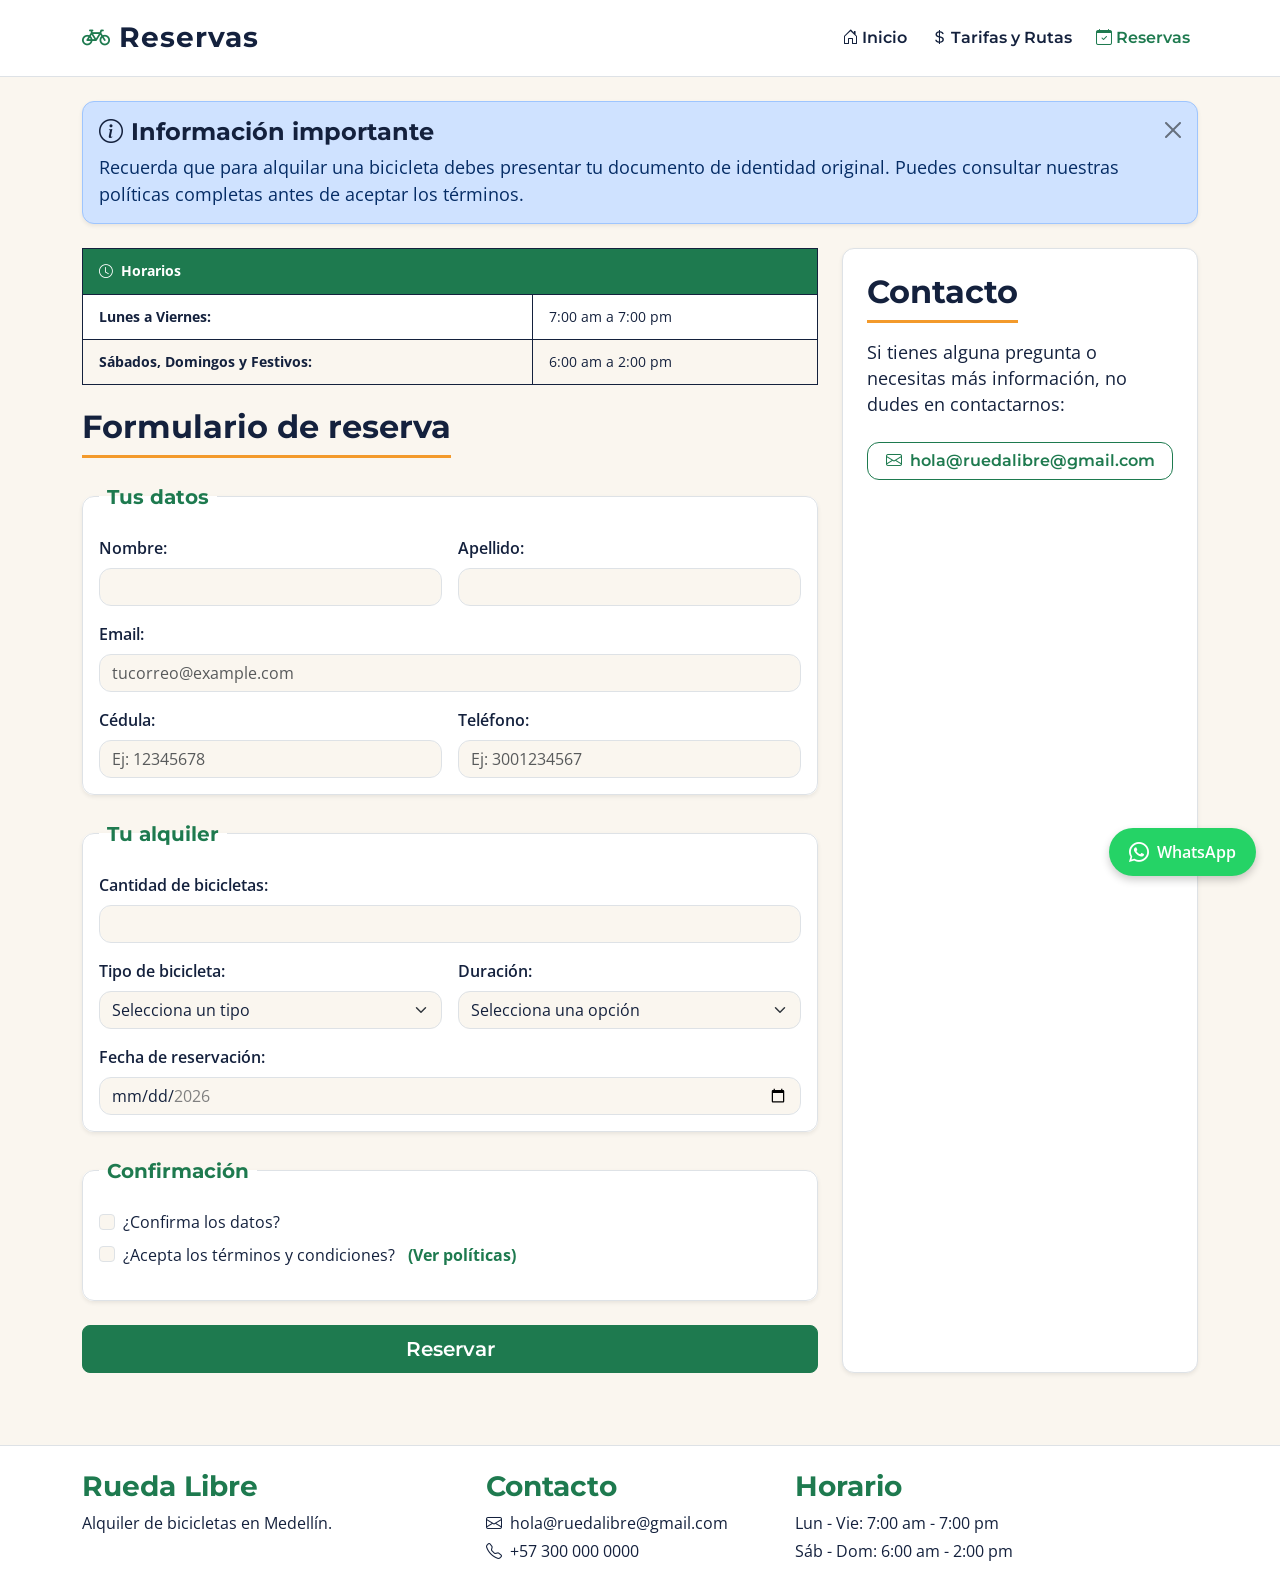
<file: paginas/reservas.html>
<!DOCTYPE html>
<html lang="es">
<head>
  <meta charset="UTF-8">
  <meta name="viewport" content="width=device-width, initial-scale=1.0">
  <meta name="description" content="Reserva tu bicicleta en Rueda Libre.">
  <link rel="preconnect" href="https://fonts.googleapis.com">
  <link rel="preconnect" href="https://fonts.gstatic.com" crossorigin>
  <link href="https://fonts.googleapis.com/css2?family=Montserrat:wght@400;600;700&family=Open+Sans:wght@300;400;600&display=swap" rel="stylesheet">
  <link href="https://cdn.jsdelivr.net/npm/bootstrap@5.3.3/dist/css/bootstrap.min.css" rel="stylesheet">
  <link rel="stylesheet" href="https://cdn.jsdelivr.net/npm/bootstrap-icons@1.11.3/font/bootstrap-icons.min.css">
  <link rel="stylesheet" href="../css/style.css">
  <title>Reservas | Rueda Libre</title>
</head>
<body>

  <header>
    <nav class="navbar navbar-expand-lg bg-white border-bottom py-3" aria-label="Navegación principal">
      <div class="container">
        <h1 class="navbar-brand fs-3 mb-0">
          <i class="bi bi-bicycle me-2 text-primary" aria-hidden="true"></i>Reservas
        </h1>
        <button class="navbar-toggler" type="button" data-bs-toggle="collapse" data-bs-target="#menuPrincipal" aria-controls="menuPrincipal" aria-expanded="false" aria-label="Alternar navegación">
          <div class="navbar-toggler-icon"></div>
        </button>
        <div class="collapse navbar-collapse" id="menuPrincipal">
          <ul class="navbar-nav ms-auto mb-2 mb-lg-0 gap-2">
            <li class="nav-item">
              <a class="nav-link" href="../index.html">
                <i class="bi bi-house-door me-1" aria-hidden="true"></i>Inicio
              </a>
            </li>
            <li class="nav-item">
              <a class="nav-link" href="tarifas.html">
                <i class="bi bi-currency-dollar me-1" aria-hidden="true"></i>Tarifas y Rutas
              </a>
            </li>
            <li class="nav-item">
              <a class="nav-link active" aria-current="page" href="reservas.html">
                <i class="bi bi-calendar-check me-1" aria-hidden="true"></i>Reservas
              </a>
            </li>
          </ul>
        </div>
      </div>
    </nav>
  </header>

  <main class="container pb-4 mt-4">
    <div class="alert alert-primary alert-dismissible fade show mb-4 shadow-sm" role="alert">
      <h2 class="alert-heading h4 fw-bold">
        <i class="bi bi-info-circle me-2" aria-hidden="true"></i>Información importante
      </h2>
      <p class="mb-0">Recuerda que para alquilar una bicicleta debes presentar tu documento de identidad original. Puedes consultar nuestras políticas completas antes de aceptar los términos.</p>
      <button type="button" class="btn-close" data-bs-dismiss="alert" aria-label="Cerrar"></button>
    </div>

    <div class="row g-4">
      <div class="col-12 col-md-8">
        <section class="mb-4">
          <div>
            <table class="tabla-horarios w-100">
              <caption class="visually-hidden">Horarios de atención</caption>
              <thead>
                <tr>
                  <th colspan="2" scope="colgroup">
                    <i class="bi bi-clock me-2" aria-hidden="true"></i>Horarios
                  </th>
                </tr>
              </thead>
              <tbody>
                <tr>
                  <td><strong>Lunes a Viernes:</strong></td>
                  <td>7:00 am a 7:00 pm</td>
                </tr>
                <tr>
                  <td><strong>Sábados, Domingos y Festivos:</strong></td>
                  <td>6:00 am a 2:00 pm</td>
                </tr>
              </tbody>
            </table>
          </div>
        </section>

        <section id="formulario-reserva">
          <h2 class="mb-4 titulo-seccion">Formulario de reserva</h2>
          
          <form action="#" method="post" class="needs-validation" novalidate>
            <fieldset class="border p-3 rounded mb-4 bg-white shadow-sm">
              <legend class="float-none w-auto px-2 fs-5 fw-bold text-primary">Tus datos</legend>
              <div class="row g-3">
                <div class="col-12 col-md-6">
                  <label for="nombre" class="form-label">Nombre:</label>
                  <input type="text" id="nombre" name="nombre" class="form-control" required minlength="3" pattern="[A-Za-záéíóúÁÉÍÓÚñÑ\s]+">
                  <div class="invalid-feedback">Por favor, ingresa tu nombre (mínimo 3 letras).</div>
                </div>
                <div class="col-12 col-md-6">
                  <label for="apellido" class="form-label">Apellido:</label>
                  <input type="text" id="apellido" name="apellido" class="form-control" required minlength="3" pattern="[A-Za-záéíóúÁÉÍÓÚñÑ\s]+">
                  <div class="invalid-feedback">Por favor, ingresa tu apellido (mínimo 3 letras).</div>
                </div>
                <div class="col-12">
                  <label for="email" class="form-label">Email:</label>
                  <input type="email" id="email" name="email" class="form-control" required placeholder="tucorreo@example.com">
                  <div class="invalid-feedback">Ingresa un correo electrónico válido.</div>
                </div>
                <div class="col-12 col-md-6">
                  <label for="cedula" class="form-label">Cédula:</label>
                  <input type="text" id="cedula" name="cedula" class="form-control" required minlength="7" maxlength="10" pattern="[0-9]{7,10}" placeholder="Ej: 12345678">
                  <div class="invalid-feedback">La cédula debe tener entre 7 y 10 números.</div>
                </div>
                <div class="col-12 col-md-6">
                  <label for="telefono" class="form-label">Teléfono:</label>
                  <input type="tel" id="telefono" name="telefono" class="form-control" required pattern="[0-9]{10}" placeholder="Ej: 3001234567">
                  <div class="invalid-feedback">El teléfono debe tener exactamente 10 números.</div>
                </div>
              </div>
            </fieldset>

            <fieldset class="border p-3 rounded mb-4 bg-white shadow-sm">
              <legend class="float-none w-auto px-2 fs-5 fw-bold text-primary">Tu alquiler</legend>
              <div class="row g-3">
                <div class="col-12">
                  <label for="cantidad-bicicletas" class="form-label">Cantidad de bicicletas:</label>
                  <input type="number" id="cantidad-bicicletas" name="cantidad-bicicletas" class="form-control" required min="1" max="6">
                  <div class="invalid-feedback">La cantidad debe ser entre 1 y 6.</div>
                </div>
                <div class="col-12 col-md-6">
                  <label for="bicicleta" class="form-label">Tipo de bicicleta:</label>
                  <select id="bicicleta" name="bicicleta" class="form-select" required>
                    <option value="">Selecciona un tipo</option>
                    <option value="urbana">Urbana</option>
                    <option value="montaña">Montaña</option>
                    <option value="eléctrica">Eléctrica</option>
                  </select>
                  <div class="invalid-feedback">Selecciona un tipo de bicicleta.</div>
                </div>
                <div class="col-12 col-md-6">
                  <label for="duracion" class="form-label">Duración:</label>
                  <select id="duracion" name="duracion" class="form-select" required>
                    <option value="">Selecciona una opción</option>
                    <option value="1hora">1 hora</option>
                    <option value="4horas">Media día (4h)</option>
                    <option value="1dia">Día completo</option>
                  </select>
                  <div class="invalid-feedback">Selecciona la duración.</div>
                </div>
                <div class="col-12">
                  <label for="fechareserva" class="form-label">Fecha de reservación:</label>
                  <input type="date" id="fechareserva" name="fecha-reserva" class="form-control" required min="2026-11-01" max="2026-12-31">
                  <div class="invalid-feedback">Selecciona una fecha válida.</div>
                </div>
              </div>
            </fieldset>

            <fieldset class="border p-3 rounded mb-4 bg-white shadow-sm">
              <legend class="float-none w-auto px-2 fs-5 fw-bold text-primary">Confirmación</legend>
              <div class="form-check mb-2">
                <input type="checkbox" id="confirmacion-datos" name="confirmacion-datos" class="form-check-input" required>
                <label for="confirmacion-datos" class="form-check-label">¿Confirma los datos?</label>
                <div class="invalid-feedback">Debes confirmar los datos.</div>
              </div>
              <div class="form-check mb-3">
                <input type="checkbox" id="confirmacion-terminos" name="confirmacion-terminos" class="form-check-input" required>
                <label for="confirmacion-terminos" class="form-check-label">¿Acepta los términos y condiciones?</label>
                <button type="button" class="btn btn-link text-decoration-none p-0 ms-2 align-baseline fw-bold" data-bs-toggle="modal" data-bs-target="#politicasModal">
                  (Ver políticas)
                </button>
                <div class="invalid-feedback">Debes aceptar los términos.</div>
              </div>
            </fieldset>

            <button type="submit" class="btn btn-primary btn-lg w-100">Reservar</button>
          </form>
        </section>
      </div>

      <aside class="col-12 col-md-4">
        <div class="bg-white border rounded p-4 h-100 shadow-sm">
          <h2 class="mb-3 titulo-seccion">Contacto</h2>
          <p>Si tienes alguna pregunta o necesitas más información, no dudes en contactarnos:</p>
          <div class="d-grid mt-4">
            <a href="mailto:hola@ruedalibre@gmail.com" class="btn btn-outline-primary">
              <i class="bi bi-envelope me-2" aria-hidden="true"></i>hola@ruedalibre@gmail.com
            </a>
          </div>
        </div>
      </aside>
    </div>
  </main>

  <div class="modal fade" id="politicasModal" tabindex="-1" aria-labelledby="politicasModalLabel" aria-hidden="true">
    <div class="modal-dialog modal-dialog-centered">
      <div class="modal-content">
        <div class="modal-header">
          <h2 class="modal-title h4 fw-bold" id="politicasModalLabel">Políticas de alquiler</h2>
          <button type="button" class="btn-close" data-bs-dismiss="modal" aria-label="Cerrar"></button>
        </div>
        <div class="modal-body">
          <ol class="mb-0">
            <li>Presenta tu documento de identidad original al recoger la bicicleta.</li>
            <li>Revisa la bicicleta con el asesor antes de salir.</li>
            <li>Cada 15 minutos de retraso en la devolución tiene un recargo de $5.000.</li>
            <li>Los daños por mal uso se cobran según el costo de la reparación.</li>
            <li>Los menores de edad deben estar acompañados por un adulto responsable.</li>
          </ol>
        </div>
        <div class="modal-footer">
          <button type="button" class="btn btn-secondary fw-bold" data-bs-dismiss="modal">Cerrar</button>
        </div>
      </div>
    </div>
  </div>

  <footer class="container-fluid bg-white border-top py-4 mt-5">
    <div class="container">
      <div class="row text-center text-md-start gap-4">
        <div class="col-12 col-md-4 footer-bloque">
          <h3>Rueda Libre</h3>
          <p>Alquiler de bicicletas en Medellín.</p>
        </div>
        <div class="col-12 col-md-3 footer-bloque">
          <h3>Contacto</h3>
          <p><i class="bi bi-envelope me-2" aria-hidden="true"></i>hola@ruedalibre@gmail.com</p>
          <p><i class="bi bi-telephone me-2" aria-hidden="true"></i>+57 300 000 0000</p>
        </div>
        <div class="col-12 col-md-3 footer-bloque">
          <h3>Horario</h3>
          <p>Lun - Vie: 7:00 am - 7:00 pm</p>
          <p>Sáb - Dom: 6:00 am - 2:00 pm</p>
        </div>
      </div>
    </div>
    <a href="https://wa.me/573000000000" target="_blank" rel="noopener noreferrer" class="boton-whatsapp" aria-label="Chatear por WhatsApp">
      <i class="bi bi-whatsapp fs-5" aria-hidden="true"></i> WhatsApp
    </a>
  </footer>

  <script src="https://cdn.jsdelivr.net/npm/bootstrap@5.3.3/dist/js/bootstrap.bundle.min.js"></script>
  <script>
    (() => {
      'use strict'
      const forms = document.querySelectorAll('.needs-validation')
      Array.from(forms).forEach(form => {
        form.addEventListener('submit', event => {
          if (!form.checkValidity()) {
            event.preventDefault()
            event.stopPropagation()
          }
          form.classList.add('was-validated')
        }, false)
      })
    })()
  </script>
</body>
</html>
</file>
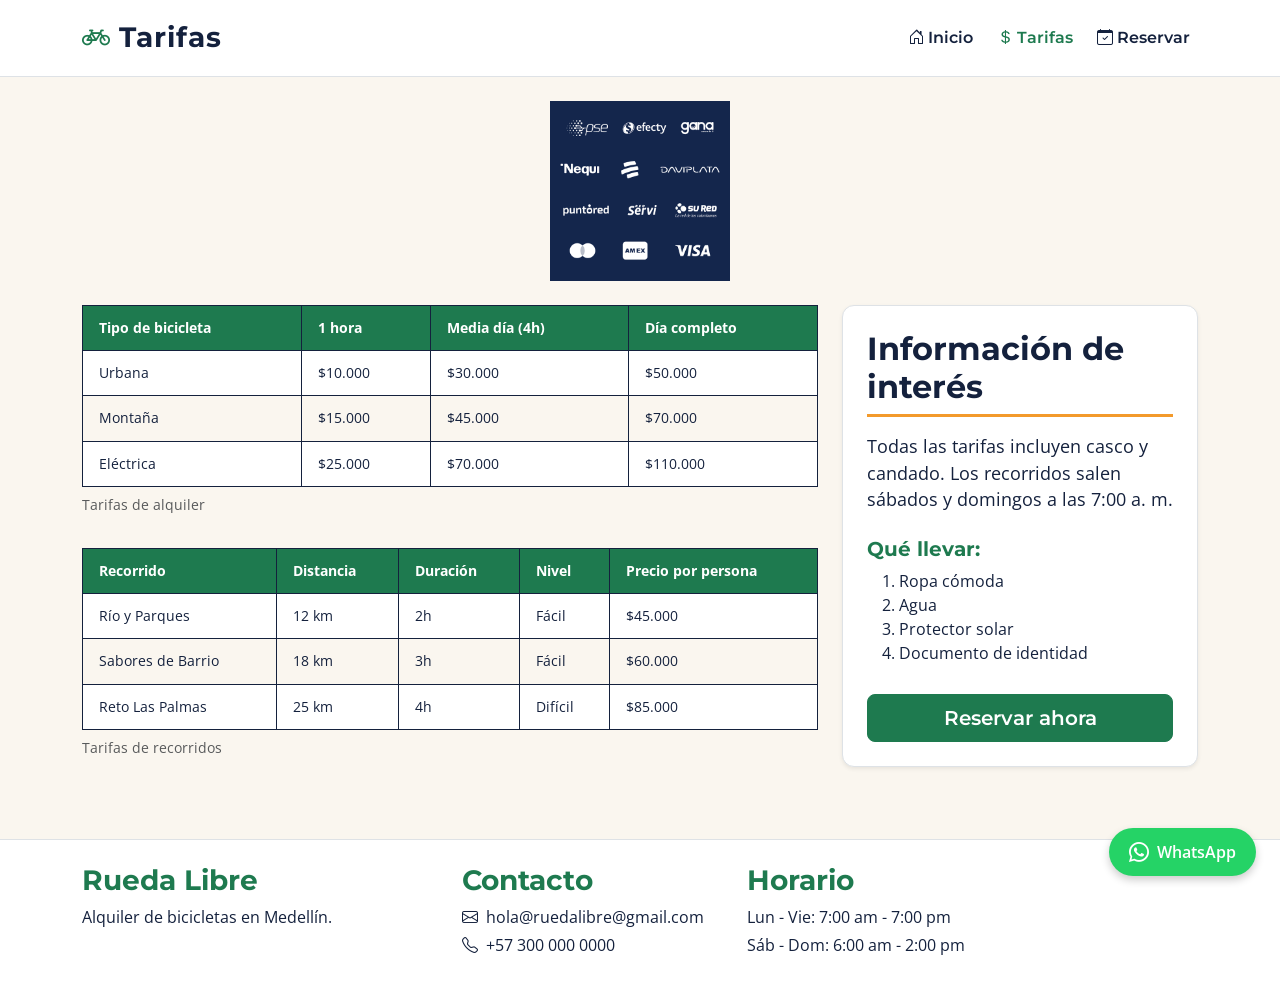
<file: paginas/tarifas.html>
<!DOCTYPE html>
<html lang="es">
<head>
    <meta charset="UTF-8">
    <meta name="viewport" content="width=device-width, initial-scale=1.0">
    <meta name="description" content="Tarifas de alquiler de bicicletas en Rueda Libre.">
    <link rel="preconnect" href="https://fonts.googleapis.com">
    <link rel="preconnect" href="https://fonts.gstatic.com" crossorigin>
    <link href="https://fonts.googleapis.com/css2?family=Montserrat:wght@400;600;700&family=Open+Sans:wght@300;400;600&display=swap" rel="stylesheet">
    <link href="https://cdn.jsdelivr.net/npm/bootstrap@5.3.3/dist/css/bootstrap.min.css" rel="stylesheet">
    <link rel="stylesheet" href="https://cdn.jsdelivr.net/npm/bootstrap-icons@1.11.3/font/bootstrap-icons.min.css">
    <link rel="stylesheet" href="../css/style.css">
    <title>Tarifas | Rueda Libre</title>
</head>
<body>

    <header>
        <nav class="navbar navbar-expand-lg bg-white border-bottom py-3" aria-label="Navegación principal">
            <div class="container">
                <h1 class="navbar-brand fs-3 mb-0">
                    <i class="bi bi-bicycle me-2 text-primary" aria-hidden="true"></i>Tarifas
                </h1>
                <button class="navbar-toggler" type="button" data-bs-toggle="collapse" data-bs-target="#menuPrincipal" aria-controls="menuPrincipal" aria-expanded="false" aria-label="Alternar navegación">
                    <div class="navbar-toggler-icon"></div>
                </button>
                <div class="collapse navbar-collapse" id="menuPrincipal">
                    <ul class="navbar-nav ms-auto mb-2 mb-lg-0 gap-2">
                        <li class="nav-item">
                            <a class="nav-link" href="../index.html">
                                <i class="bi bi-house-door me-1" aria-hidden="true"></i>Inicio
                            </a>
                        </li>
                        <li class="nav-item">
                            <a class="nav-link active" aria-current="page" href="tarifas.html">
                                <i class="bi bi-currency-dollar me-1" aria-hidden="true"></i>Tarifas
                            </a>
                        </li>
                        <li class="nav-item">
                            <a class="nav-link" href="reservas.html">
                                <i class="bi bi-calendar-check me-1" aria-hidden="true"></i>Reservar
                            </a>
                        </li>
                    </ul>
                </div>
            </div>
        </nav>
    </header>

    <div class="container text-center py-4">
        <img src="../img/metodosdepago.png" alt="Métodos de pago" class="img-fluid imagen-banner mx-auto d-block">
    </div>

    <main class="container pb-4">
        <div class="row g-4">
            <div class="col-12 col-lg-8">
                <section class="mb-4">
                    <div class="table-responsive">
                        <table id="tabla-bicis" class="w-100">
                            <caption>Tarifas de alquiler</caption>
                            <thead>
                                <tr>
                                    <th scope="col">Tipo de bicicleta</th>
                                    <th scope="col">1 hora</th>
                                    <th scope="col">Media día (4h)</th>
                                    <th scope="col">Día completo</th>
                                </tr>
                            </thead>
                            <tbody>
                                <tr>
                                    <td>Urbana</td>
                                    <td>$10.000</td>
                                    <td>$30.000</td>
                                    <td>$50.000</td>
                                </tr>
                                <tr>
                                    <td>Montaña</td>
                                    <td>$15.000</td>
                                    <td>$45.000</td>
                                    <td>$70.000</td>
                                </tr>
                                <tr>
                                    <td>Eléctrica</td>
                                    <td>$25.000</td>
                                    <td>$70.000</td>
                                    <td>$110.000</td>
                                </tr>
                            </tbody>
                        </table>
                    </div>
                </section>

                <section>
                    <div class="table-responsive">
                        <table id="tabla-rutas" class="w-100">
                            <caption>Tarifas de recorridos</caption>
                            <thead>
                                <tr>
                                    <th scope="col">Recorrido</th>
                                    <th scope="col">Distancia</th>
                                    <th scope="col">Duración</th>
                                    <th scope="col">Nivel</th>
                                    <th scope="col">Precio por persona</th>
                                </tr>
                            </thead>
                            <tbody>
                                <tr>
                                    <td>Río y Parques</td>
                                    <td>12 km</td>
                                    <td>2h</td>
                                    <td>Fácil</td>
                                    <td>$45.000</td>
                                </tr>
                                <tr>
                                    <td>Sabores de Barrio</td>
                                    <td>18 km</td>
                                    <td>3h</td>
                                    <td>Fácil</td>
                                    <td>$60.000</td>
                                </tr>
                                <tr>
                                    <td>Reto Las Palmas</td>
                                    <td>25 km</td>
                                    <td>4h</td>
                                    <td>Difícil</td>
                                    <td>$85.000</td>
                                </tr>
                            </tbody>
                        </table>
                    </div>
                </section>
            </div>

            <aside class="col-12 col-lg-4">
                <div class="bg-white border rounded p-4 h-100 shadow-sm d-flex flex-column">
                    <h2 class="mb-3 titulo-seccion">Información de interés</h2>
                    <p>Todas las tarifas incluyen casco y candado. Los recorridos salen sábados y domingos a las 7:00 a. m.</p>
                    <h3 class="mt-2 mb-2 fs-5 text-primary">Qué llevar:</h3>
                    <ol class="mb-4">
                        <li>Ropa cómoda</li>
                        <li>Agua</li>
                        <li>Protector solar</li>
                        <li>Documento de identidad</li>
                    </ol>
                    <div class="d-grid mt-auto">
                        <a href="reservas.html" class="btn btn-primary btn-lg">Reservar ahora</a>
                    </div>
                </div>
            </aside>
        </div>
    </main>

    <footer class="container-fluid bg-white border-top py-4 mt-5">
        <div class="container">
            <div class="row text-center text-md-start g-4">
                <div class="col-12 col-md-4 footer-bloque">
                    <h3>Rueda Libre</h3>
                    <p>Alquiler de bicicletas en Medellín.</p>
                </div>
                <div class="col-12 col-md-3 footer-bloque">
                    <h3>Contacto</h3>
                    <p><i class="bi bi-envelope me-2" aria-hidden="true"></i>hola@ruedalibre@gmail.com</p>
                    <p><i class="bi bi-telephone me-2" aria-hidden="true"></i>+57 300 000 0000</p>
                </div>
                <div class="col-12 col-md-3 footer-bloque">
                    <h3>Horario</h3>
                    <p>Lun - Vie: 7:00 am - 7:00 pm</p>
                    <p>Sáb - Dom: 6:00 am - 2:00 pm</p>
                </div>
            </div>
        </div>
        <a href="https://wa.me/573000000000" target="_blank" rel="noopener noreferrer" class="boton-whatsapp" aria-label="Chatear por WhatsApp">
            <i class="bi bi-whatsapp fs-5" aria-hidden="true"></i> WhatsApp
        </a>
    </footer>

    <script src="https://cdn.jsdelivr.net/npm/bootstrap@5.3.3/dist/js/bootstrap.bundle.min.js"></script>
</body>
</html>
</file>
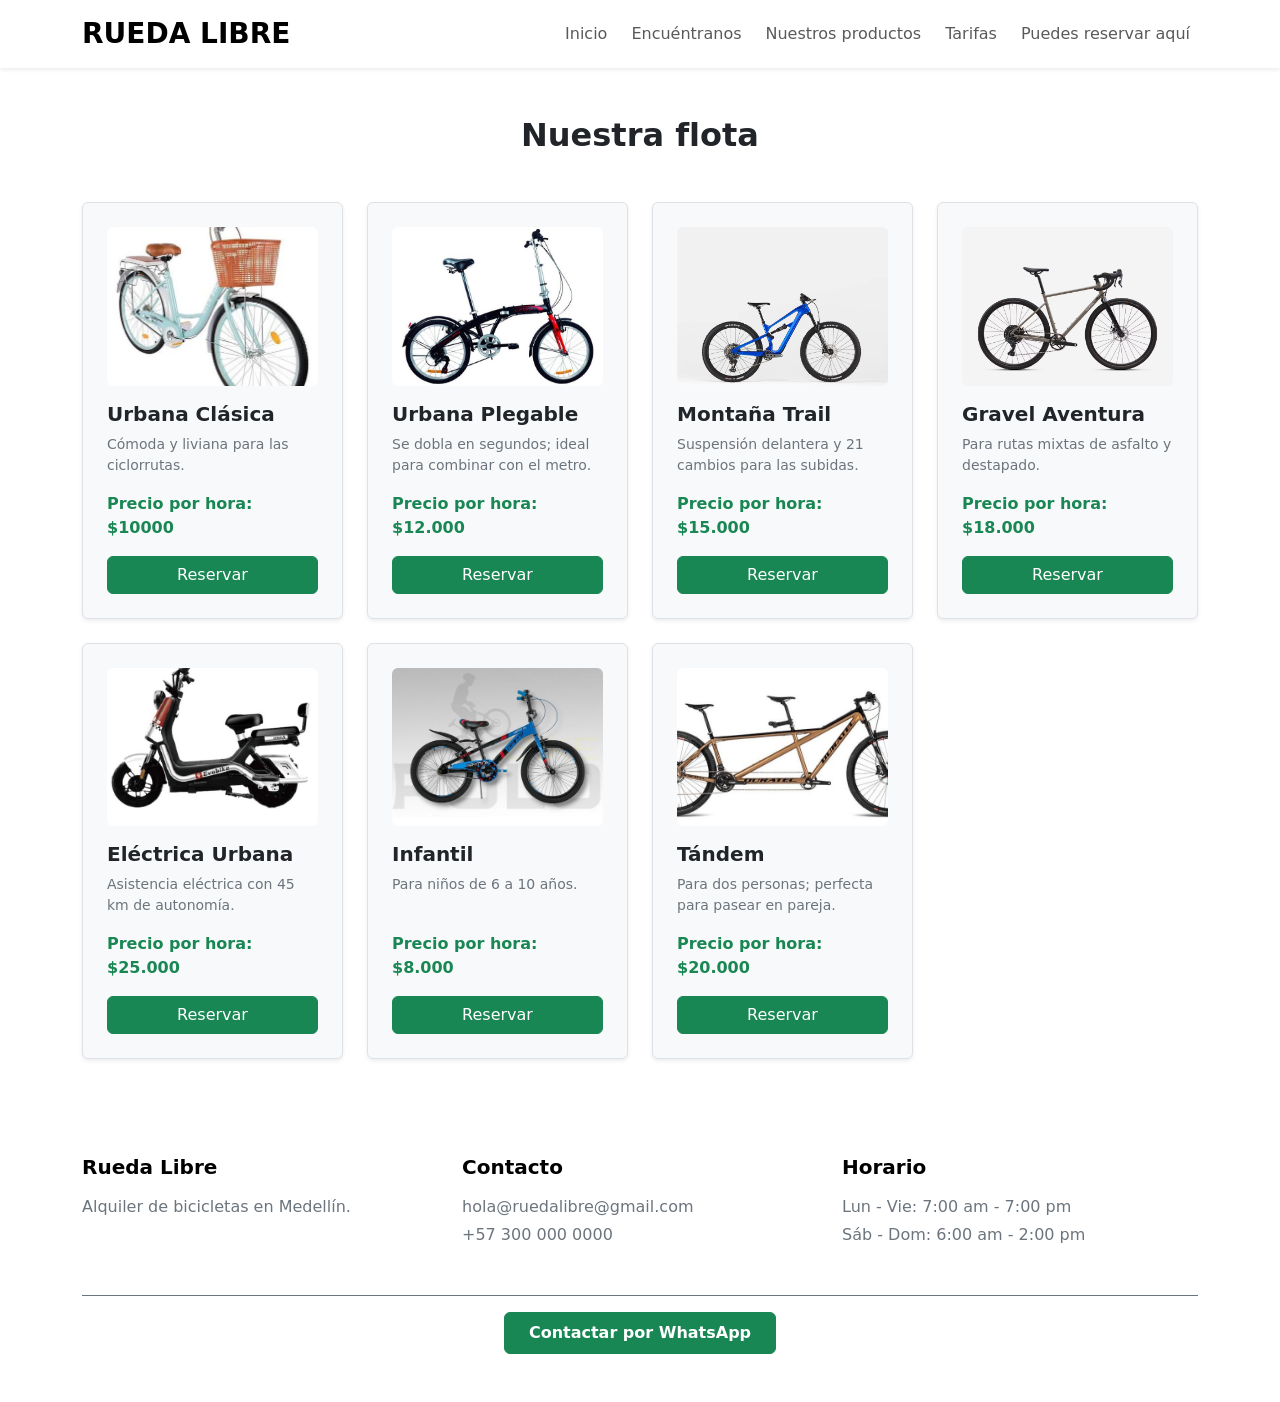
<file: pruebas/catalogo-boostrap.html>
<!doctype html>
<html lang="es">
<head>
    <meta charset="utf-8">
    <meta name="viewport" content="width=device-width, initial-scale=1">
    <title>Catálogo Bootstrap - Rueda Libre</title>
  
    <link href="https://cdn.jsdelivr.net/npm/bootstrap@5.3.8/dist/css/bootstrap.min.css" rel="stylesheet" integrity="sha384-sRIl4kxILFvY47J16cr9ZwB07vP4J8+LH7qKQnuqkuIAvNWLzeN8tE5YBujZqJLB" crossorigin="anonymous">
</head>
<body class="d-flex flex-column min-vh-100">

    <header class="navbar navbar-expand-lg navbar-white  shadow-sm">
        <div class="container">
            <a class="navbar-brand fs-3 fw-bold text-uppercase" href="../index.html">Rueda Libre</a>
          
            <button class="navbar-toggler" type="button" data-bs-toggle="collapse" data-bs-target="#menuPrincipal" aria-controls="menuPrincipal" aria-expanded="false" aria-label="Toggle navigation">
                <div class="navbar-toggler-icon"></div>
            </button>

           
            <div class="collapse navbar-collapse" id="menuPrincipal">
                <ul class="navbar-nav ms-auto mb-2 mb-lg-0 gap-2">
                    <li class="nav-item">
                        <a class="nav-link" href="../index.html">Inicio</a>
                    </li>
                    <li class="nav-item">
                        <a class="nav-link" href="../index.html#encuentranos">Encuéntranos</a>
                    </li>
                    <li class="nav-item">
                        <a class="nav-link" href="../index.html#productos">Nuestros productos</a>
                    </li>
                    <li class="nav-item">
                        <a class="nav-link" href="tarifas.html">Tarifas</a>
                    </li>
                    <li class="nav-item">
                        <a class="nav-link" href="reservas.html">Puedes reservar aquí</a>
                    </li>
                </ul>
            </div>
        </div>
    </header>

    
    <main class="flex-grow-1">
        <section class="container py-5">
            <h2 class="fw-semibold mb-5 text-center">Nuestra flota</h2>
            
  
            <div class="row g-4">
                
              
                <div class="col-12 col-sm-6 col-lg-4 col-xl-3">
                    <article class="card h-100 p-4 border rounded bg-light shadow-sm">
                        <div class="ratio ratio-4x3 mb-3">
                            <img class="d-block w-100 rounded-2 object-fit-cover" src="../img/bicicletaurbanaclasica.png" alt="diseño de bicicleta urbana clásica">
                        </div>
                        <h3 class="h5 fw-bold">Urbana Clásica</h3>
                        <p class="text-secondary small flex-grow-1">Cómoda y liviana para las ciclorrutas.</p>
                        <p class="fw-semibold text-success mb-3">Precio por hora: $10000</p>
                        <a class="btn btn-success w-100 mt-auto" href="reservas.html">Reservar</a>
                    </article>
                </div>

                
                <div class="col-12 col-sm-6 col-lg-4 col-xl-3">
                    <article class="card h-100 p-4 border rounded bg-light shadow-sm">
                        <div class="ratio ratio-4x3 mb-3">
                            <img class="d-block w-100 rounded-2 object-fit-cover" src="../img/urbanaplegable.png" alt="Diseño de bicicleta urbana plegable">
                        </div>
                        <h3 class="h5 fw-bold">Urbana Plegable</h3>
                        <p class="text-secondary small flex-grow-1">Se dobla en segundos; ideal para combinar con el metro.</p>
                        <p class="fw-semibold text-success mb-3">Precio por hora: $12.000</p>
                        <a class="btn btn-success w-100 mt-auto" href="reservas.html">Reservar</a>
                    </article>
                </div>

               
                <div class="col-12 col-sm-6 col-lg-4 col-xl-3">
                    <article class="card h-100 p-4 border rounded bg-light shadow-sm">
                        <div class="ratio ratio-4x3 mb-3">
                            <img class="d-block w-100 rounded-2 object-fit-cover" src="../img/bicitrail.png" alt="Diseño de bicicleta de montaña trail">
                        </div>
                        <h3 class="h5 fw-bold">Montaña Trail</h3>
                        <p class="text-secondary small flex-grow-1">Suspensión delantera y 21 cambios para las subidas.</p>
                        <p class="fw-semibold text-success mb-3">Precio por hora: $15.000</p>
                        <a class="btn btn-success w-100 mt-auto" href="reservas.html">Reservar</a>
                    </article>
                </div>

               
                <div class="col-12 col-sm-6 col-lg-4 col-xl-3">
                    <article class="card h-100 p-4 border rounded bg-light shadow-sm">
                        <div class="ratio ratio-4x3 mb-3">
                            <img class="d-block w-100 rounded-2 object-fit-cover" src="../img/gravil plantar.avif" alt="Diseño de bicicleta de gravel">
                        </div>
                        <h3 class="h5 fw-bold">Gravel Aventura</h3>
                        <p class="text-secondary small flex-grow-1">Para rutas mixtas de asfalto y destapado.</p>
                        <p class="fw-semibold text-success mb-3">Precio por hora: $18.000</p>
                        <a class="btn btn-success w-100 mt-auto" href="reservas.html">Reservar</a>
                    </article>
                </div>

                <div class="col-12 col-sm-6 col-lg-4 col-xl-3">
                    <article class="card h-100 p-4 border rounded bg-light shadow-sm">
                        <div class="ratio ratio-4x3 mb-3">
                            <img class="d-block w-100 rounded-2 object-fit-cover" src="../img/electricaurbana.png" alt="Diseño de bicicleta eléctrica urbana">
                        </div>
                        <h3 class="h5 fw-bold">Eléctrica Urbana</h3>
                        <p class="text-secondary small flex-grow-1">Asistencia eléctrica con 45 km de autonomía.</p>
                        <p class="fw-semibold text-success mb-3">Precio por hora: $25.000</p>
                        <a class="btn btn-success w-100 mt-auto" href="reservas.html">Reservar</a>
                    </article>
                </div>

               
                <div class="col-12 col-sm-6 col-lg-4 col-xl-3">
                    <article class="card h-100 p-4 border rounded bg-light shadow-sm">
                        <div class="ratio ratio-4x3 mb-3">
                            <img class="d-block w-100 rounded-2 object-fit-cover" src="../img/infatil.png" alt="Diseño de bicicleta infantil">
                        </div>
                        <h3 class="h5 fw-bold">Infantil</h3>
                        <p class="text-secondary small flex-grow-1">Para niños de 6 a 10 años.</p>
                        <p class="fw-semibold text-success mb-3">Precio por hora: $8.000</p>
                        <a class="btn btn-success w-100 mt-auto" href="reservas.html">Reservar</a>
                    </article>
                </div>

               
                <div class="col-12 col-sm-6 col-lg-4 col-xl-3">
                    <article class="card h-100 p-4 border rounded bg-light shadow-sm">
                        <div class="ratio ratio-4x3 mb-3">
                            <img class="d-block w-100 rounded-2 object-fit-cover" src="../img/tadem.png" alt="Diseño de bicicleta para dos personas tándem">
                        </div>
                        <h3 class="h5 fw-bold">Tándem</h3>
                        <p class="text-secondary small flex-grow-1">Para dos personas; perfecta para pasear en pareja.</p>
                        <p class="fw-semibold text-success mb-3">Precio por hora: $20.000</p>
                        <a class="btn btn-success w-100 mt-auto" href="reservas.html">Reservar</a>
                    </article>
                </div>

            </div>
        </section>
    </main>

    <footer class="bg-white text-black py-5 mt-auto">
        <div class="container">
            <div class="row g-4 text-center text-md-start">
                
               
                <div class="col-12 col-md-4">
                    <h3 class="h5 fw-bold mb-3">Rueda Libre</h3>
                    <p class="text-secondary mb-0">Alquiler de bicicletas en Medellín.</p>
                </div>

              
                <div class="col-12 col-md-4">
                    <h3 class="h5 fw-bold mb-3">Contacto</h3>
                    <p class="text-secondary mb-1">hola@ruedalibre@gmail.com</p>
                    <p class="text-secondary mb-0">+57 300 000 0000</p>
                </div>

                
                <div class="col-12 col-md-4">
                    <h3 class="h5 fw-bold mb-3">Horario</h3>
                    <p class="text-secondary mb-1">Lun - Vie: 7:00 am - 7:00 pm</p>
                    <p class="text-secondary mb-0">Sáb - Dom: 6:00 am - 2:00 pm</p>
                </div>
            </div>

            <div class="text-center mt-5 pt-3 border-top border-secondary">
                <a href="https://wa.me/573000000000" target="_blank" rel="noopener noreferrer" class="btn btn-success px-4 py-2 fw-bold" aria-label="Chatear por WhatsApp">Contactar por WhatsApp</a>
            </div>
        </div>
    </footer>

  
    <script src="https://cdn.jsdelivr.net/npm/bootstrap@5.3.8/dist/js/bootstrap.bundle.min.js" integrity="sha384-FKyoEForCGlyvwx9Hj09JcYn3nv7wiPVlz7YYwJrWVcXK/BmnVDxM+D2scQbITxI" crossorigin="anonymous"></script>
</body>
</html>
</file>
<file: css/style.css>
:root {
    /* Variables de marca */
    --color-verde-ruta: #1e7a4f;
    --color-verde-ruta-rgb: 30, 122, 79;
    --color-naranja-pedal: #F39A2B;
    --color-naranja-pedal-rgb: 243, 154, 43;
    --color-azul-noche: #14213D;
    --color-azul-noche-rgb: 20, 33, 61;
    --color-crema: #FAF6EF;
    --color-gris-asfalto: #5B6470;
    --color-rojo-dificil: #8A1C1C;

    --font-titulos: 'Montserrat', Arial, sans-serif;
    --font-textos: 'Open Sans', Arial, sans-serif;

    /* Sobreescritura de variables de Bootstrap */
    --bs-primary: var(--color-verde-ruta);
    --bs-primary-rgb: var(--color-verde-ruta-rgb);
    --bs-warning: var(--color-naranja-pedal);
    --bs-warning-rgb: var(--color-naranja-pedal-rgb);
    --bs-dark: var(--color-azul-noche);
    --bs-dark-rgb: var(--color-azul-noche-rgb);
    --bs-link-color: var(--color-verde-ruta);
    --bs-link-hover-color: var(--color-naranja-pedal);
    --bs-border-radius: 0.75rem;

    /* Variables tipográficas de Bootstrap */
    --bs-body-font-family: var(--font-textos);
    --bs-body-color: var(--color-azul-noche);
    --bs-body-bg: var(--color-crema);

    --bs-heading-font-weight: 700;
}

*,
*::before,
*::after {
    box-sizing: border-box;
    margin: 0;
    padding: 0;
}

body {
    font-family: var(--font-textos);
    color: var(--color-azul-noche);
    background-color: var(--color-crema);
    overflow-x: hidden;
}

p,
a,
li,
td,
label,
legend,
input,
select,
textarea,
button,
.nav-link,
.btn,
.card-text,
.footer-bloque p,
caption {
    font-family: var(--font-textos);
    font-style: normal;
}

/* Títulos y subtítulos h1 a h3 usando variables de Bootstrap y marca */
h1, .h1,
h2, .h2,
h3, .h3 {
    --bs-heading-color: var(--color-azul-noche);
    font-family: var(--font-titulos);
    font-weight: var(--bs-heading-font-weight);
    color: var(--bs-heading-color);
    line-height: 1.2;
}

h4, .h4,
h5, .h5,
h6, .h6 {
    font-family: var(--font-titulos);
    font-style: normal;
    color: var(--color-azul-noche);
}

i.bi {
    font-style: normal;
    line-height: 1;
}

body p {
    font-size: 1.1rem;
    margin-bottom: 1rem;
}

a:focus-visible,
button:focus-visible,
.form-control:focus-visible,
.form-select:focus-visible {
    outline: 3px solid var(--color-naranja-pedal);
    outline-offset: 2px;
}

/* Navbar */
.navbar {
    --bs-navbar-color: var(--color-azul-noche);
    --bs-navbar-hover-color: var(--color-verde-ruta);
    --bs-navbar-active-color: var(--color-verde-ruta);
    --bs-navbar-brand-color: var(--color-azul-noche);
    --bs-navbar-brand-hover-color: var(--color-verde-ruta);
    --bs-navbar-toggler-border-color: var(--color-gris-asfalto);
}

.navbar .nav-link {
    font-family: var(--font-titulos);
    font-weight: 600;
}

.navbar .nav-link:hover,
.navbar .nav-link:focus-visible,
.navbar .nav-link.active {
    color: var(--color-verde-ruta);
}

.navbar-brand {
    letter-spacing: 1px;
}

/* Botones */
.btn-primary {
    --bs-btn-color: #ffffff;
    --bs-btn-bg: var(--color-verde-ruta);
    --bs-btn-border-color: var(--color-verde-ruta);
    --bs-btn-hover-color: var(--color-azul-noche);
    --bs-btn-hover-bg: var(--color-naranja-pedal);
    --bs-btn-hover-border-color: var(--color-naranja-pedal);
    --bs-btn-active-color: var(--color-azul-noche);
    --bs-btn-active-bg: var(--color-naranja-pedal);
    --bs-btn-active-border-color: var(--color-naranja-pedal);
    font-family: var(--font-titulos);
    font-weight: 600;
}

.btn-naranja {
    --bs-btn-color: var(--color-azul-noche);
    --bs-btn-bg: var(--color-naranja-pedal);
    --bs-btn-border-color: var(--color-naranja-pedal);
    --bs-btn-hover-color: #ffffff;
    --bs-btn-hover-bg: var(--color-verde-ruta);
    --bs-btn-hover-border-color: var(--color-verde-ruta);
    --bs-btn-active-color: #ffffff;
    --bs-btn-active-bg: var(--color-verde-ruta);
    --bs-btn-active-border-color: var(--color-verde-ruta);
    font-family: var(--font-titulos);
    font-weight: 600;
}

.btn-outline-primary {
    --bs-btn-color: var(--color-verde-ruta);
    --bs-btn-border-color: var(--color-verde-ruta);
    --bs-btn-hover-color: var(--color-azul-noche);
    --bs-btn-hover-bg: var(--color-naranja-pedal);
    --bs-btn-hover-border-color: var(--color-naranja-pedal);
    --bs-btn-active-color: var(--color-azul-noche);
    --bs-btn-active-bg: var(--color-naranja-pedal);
    --bs-btn-active-border-color: var(--color-naranja-pedal);
    font-family: var(--font-titulos);
    font-weight: 600;
}

/* Clases propias complementarias */
.titulo-seccion {
    border-bottom: 3px solid var(--color-naranja-pedal);
    padding-bottom: 0.5rem;
    display: inline-block;
    margin-bottom: 1.5rem;
}

.tarjeta-beneficio {
    transition: transform 0.3s ease, box-shadow 0.3s ease;
}

.tarjeta-beneficio:hover {
    transform: translateY(-5px);
    box-shadow: 0 10px 20px rgba(20, 33, 61, 0.1);
}

.imagen-banner {
    max-height: 180px;
    object-fit: contain;
}

.precio-tarjeta {
    display: inline-block;
    color: var(--color-azul-noche);
    font-weight: 700;
    border-bottom: 3px solid var(--color-naranja-pedal);
}

.nivel-facil {
    color: var(--color-verde-ruta);
    font-weight: 700;
}

.nivel-dificil {
    color: var(--color-rojo-dificil);
    font-weight: 700;
}

/* Formularios */
fieldset {
    border-color: var(--color-gris-asfalto);
}

legend {
    color: var(--color-azul-noche);
    font-family: var(--font-titulos);
}

.form-label {
    font-weight: 600;
    color: var(--color-azul-noche);
}

.form-control:focus,
.form-select:focus {
    border-color: var(--color-naranja-pedal);
    box-shadow: 0 0 0 0.25rem rgba(var(--color-naranja-pedal-rgb), 0.25);
}

/* Tarjetas e imágenes */
.card-img-uniform {
    height: 200px;
    object-fit: contain;
    background-color: #ffffff;
    padding: 1rem;
}

/* Tablas */
#tabla-bicis,
#tabla-rutas,
.tabla-horarios {
    border-collapse: collapse;
    font-size: 0.85rem;
    background-color: #ffffff;
}

th,
td {
    border: 1px solid var(--color-azul-noche);
    padding: 0.75rem 1rem;
    color: var(--color-azul-noche);
}

th {
    background-color: var(--color-verde-ruta);
    color: #ffffff;
    font-weight: bold;
}

tr:nth-child(even) {
    background-color: var(--color-crema);
}

/* Footer */
.footer-bloque h3 {
    color: var(--color-verde-ruta);
    margin-bottom: 0.5rem;
}

.footer-bloque p {
    font-size: 1rem;
    margin-bottom: 0.25rem;
}

/* Botón WhatsApp */
.boton-whatsapp {
    position: fixed;
    bottom: 1.5rem;
    right: 1.5rem;
    background-color: #25D366;
    color: #ffffff;
    padding: 0.75rem 1.25rem;
    border-radius: 2rem;
    text-decoration: none;
    font-weight: 600;
    box-shadow: 0 0.25rem 0.5rem rgba(0, 0, 0, 0.2);
    z-index: 1000;
    transition: transform 0.2s ease;
    display: flex;
    align-items: center;
    gap: 0.5rem;
}

.boton-whatsapp:hover {
    transform: scale(1.05);
    color: #ffffff;
}
</file>
